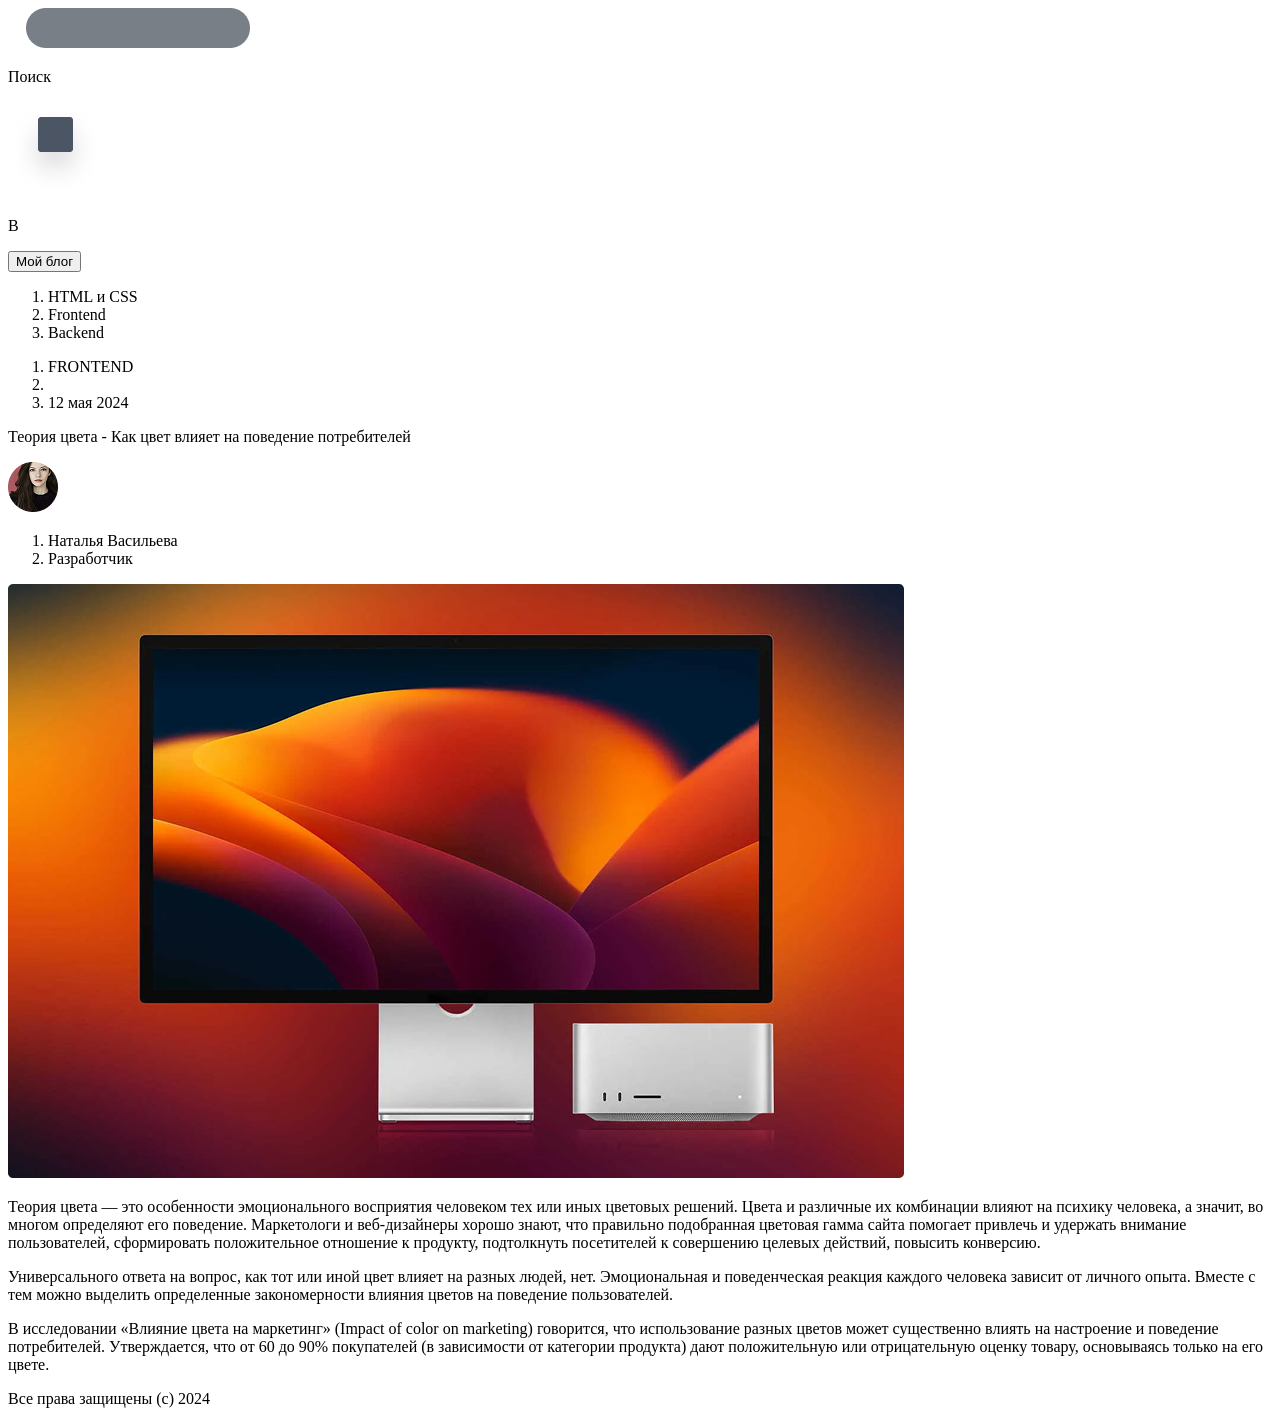
<file: 3.21/index.html>
<!DOCTYPE html>
<html lang="ru">
  <head>
    <meta charset="UTF-8" />
    <meta name="viewport" content="width=device-width, initial-scale=1.0" />
    <title>Document</title>
  </head>
  <body> <!-- страница блога  -->
    <div> <!-- поиск  -->
      <img src="./images/search.png" alt="изображение поиска" />
      <img src="./images/Rectangle 3.png" alt="фон поискового поля" />
      <p>Поиск</p>
    </div>
    <div><!-- лого  -->
      <img src="./images/Rectangle 2.png" alt="фон лого" />
      <p>B</p>
    </div>
    <div><!-- главное меню -->
      <button>Мой блог</button>
      <nav>
        <ol><!-- навигация -->
          <li>HTML и CSS</li>
          <li>Frontend</li>
          <li>Backend</li>
        </ol>
      </nav>
    </div>

    <article><!-- статья -->
      <div><!-- инфо о статье -->
        <ol>
          <li>FRONTEND</li>
          <li><img src="./images/Rectangle 5.png" alt="точка разделения" /></li>
          <li>12 мая 2024</li>
        </ol>
      </div>

      <div><!-- тема статьи -->
        <p>Теория цвета - Как цвет влияет на поведение потребителей</p>
      </div>

      <div><!-- раздел автора статьи -->
        <div><!-- автор -->
          <img src="./images/Ellipse 1.png" alt="фото автора" />
          <ol><!-- автор инфо -->
            <li>Наталья Васильева</li>
            <li>Разработчик</li>
          </ol>
        </div>
      </div>

      <div><!-- содержание статьи -->
        <img src="./images/Rectangle 181.png" alt="главное изображение блога" />
        <div><!-- текст статьи -->
          <p>
            Теория цвета — это особенности эмоционального восприятия человеком
            тех или иных цветовых решений. Цвета и различные их комбинации
            влияют на психику человека, а значит, во многом определяют его
            поведение. Маркетологи и веб-дизайнеры хорошо знают, что правильно
            подобранная цветовая гамма сайта помогает привлечь и удержать
            внимание пользователей, сформировать положительное отношение к
            продукту, подтолкнуть посетителей к совершению целевых действий,
            повысить конверсию.
          </p>
          <p>
            Универсального ответа на вопрос, как тот или иной цвет влияет на
            разных людей, нет. Эмоциональная и поведенческая реакция каждого
            человека зависит от личного опыта. Вместе с тем можно выделить
            определенные закономерности влияния цветов на поведение
            пользователей.
          </p>
          <p>
            В исследовании «Влияние цвета на маркетинг» (Impact of color on
            marketing) говорится, что использование разных цветов может
            существенно влиять на настроение и поведение потребителей.
            Утверждается, что от 60 до 90% покупателей (в зависимости от
            категории продукта) дают положительную или отрицательную оценку
            товару, основываясь только на его цвете.
          </p>
        </div>
      </div>

      <div><!-- раздел прав -->
        <p>Все права защищены (c) 2024</p>
      </div>
    </article>
  </body>
</html>
</file>
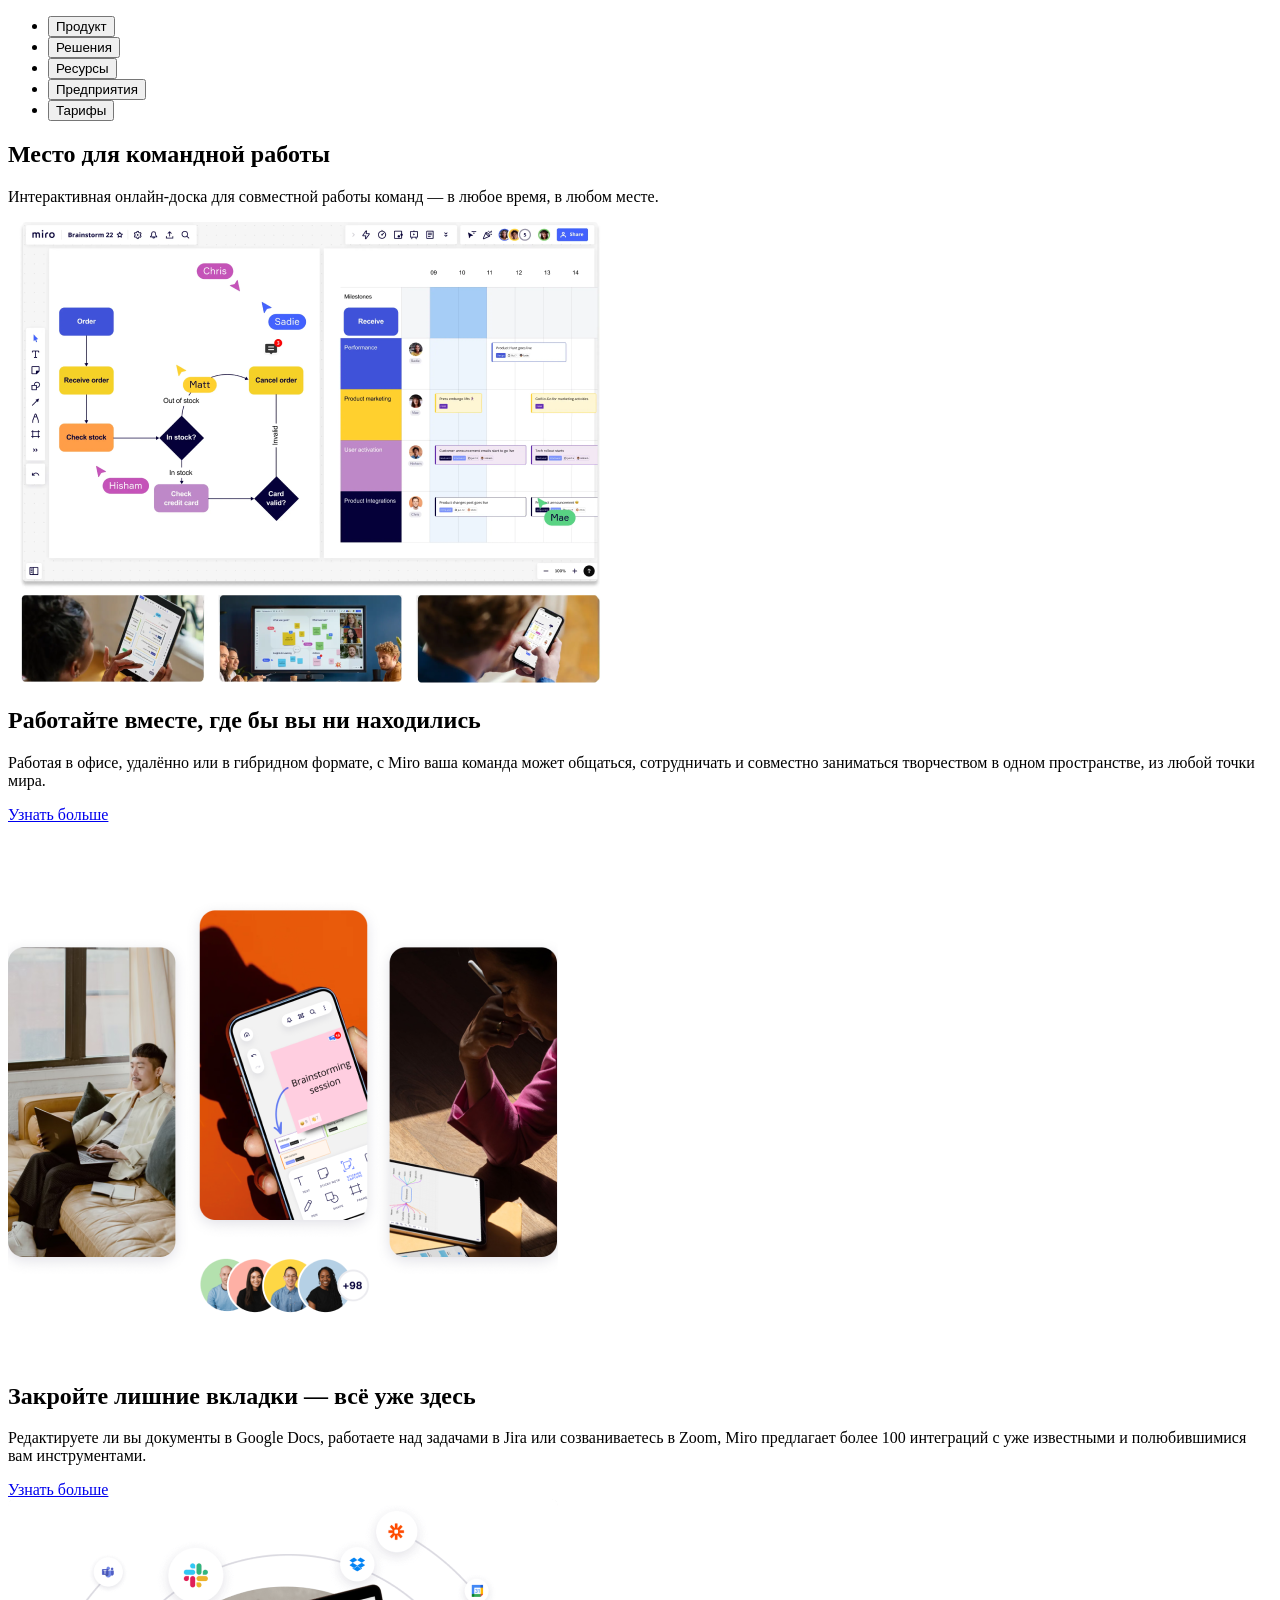
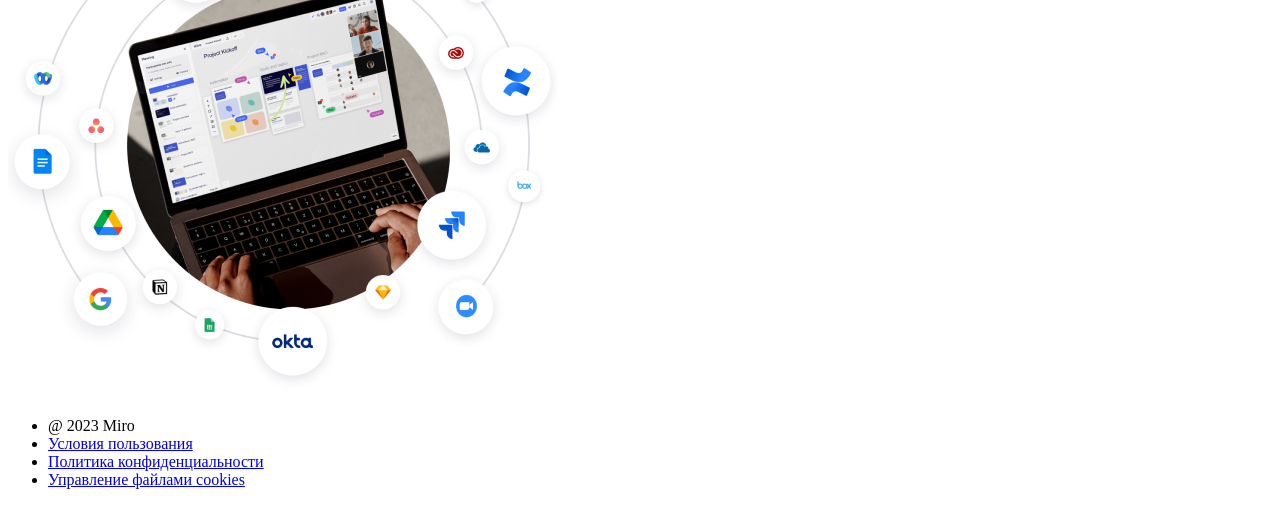
<file: Lesson_4.6/index.html>
<!DOCTYPE html>
<html lang="ru">
  <head>
    <meta charset="UTF-8" />
    <meta name="viewport" content="width=device-width, initial-scale=1.0" />
    <title>Miro</title>
  </head>
  <body>
    <header>
      <nav>
        <ul>
          <li><button>Продукт</button></li>
          <li><button>Решения</button></li>
          <li><button>Ресурсы</button></li>
          <li><button>Предприятия</button></li>
          <li><button>Тарифы</button></li>
        </ul>
      </nav>
    </header>
    
    <main>
      <article>
        <div>
          <h1>Место для командной работы</h1>
          <p>
            Интерактивная онлайн-доска для совместной работы команд — в любое
            время, в любом месте.
          </p>
        </div>
        <img
          src="./images/headerimage-without-text 1.png"
          alt="изображение места для командной работы"
        />
      </article>

      <article>
        <div>
          <h2>Работайте вместе, где бы вы ни находились</h2>
          <p>
            Работая в офисе, удалённо или в гибридном формате, с Miro ваша
            команда может общаться, сотрудничать и совместно заниматься
            творчеством в одном пространстве, из любой точки мира.
          </p>
          <a href="#" target="_blank" rel="noopener noreferrer"
            >Узнать больше</a
          >
        </div>
        <img
          src="./images/IMAGE.png"
          alt="изображение описывает Работайте вместе, где бы вы ни находились"
        />
      </article>

      <article>
        <div>
          <h2>Закройте лишние вкладки — всё уже здесь</h2>
          <p>
            Редактируете ли вы документы в Google Docs, работаете над задачами в
            Jira или созваниваетесь в Zoom, Miro предлагает более 100 интеграций
            с уже известными и полюбившимися вам инструментами.
          </p>
          <a href="#" target="_blank" rel="noopener noreferrer"
            >Узнать больше</a
          >
        </div>
        <img
          src="./images/IMAGE (1).png"
          alt="изображение описывает Закройте лишние вкладки — всё уже здесь"
        />
      </article>
    </main>

    <footer>
      <ul>
        <li>&commat; <time datetime="">2023</time> Miro</li>
        <li><a href="#" target="_blank" rel="noopener noreferrer">Условия пользования</a></li>
        <li><a href="#" target="_blank" rel="noopener noreferrer">Политика конфиденциальности</a></li>
        <li><a href="#" target="_blank" rel="noopener noreferrer">Управление файлами cookies</a></li>
      </ul>
    </footer>
  </body>
</html>
</file>
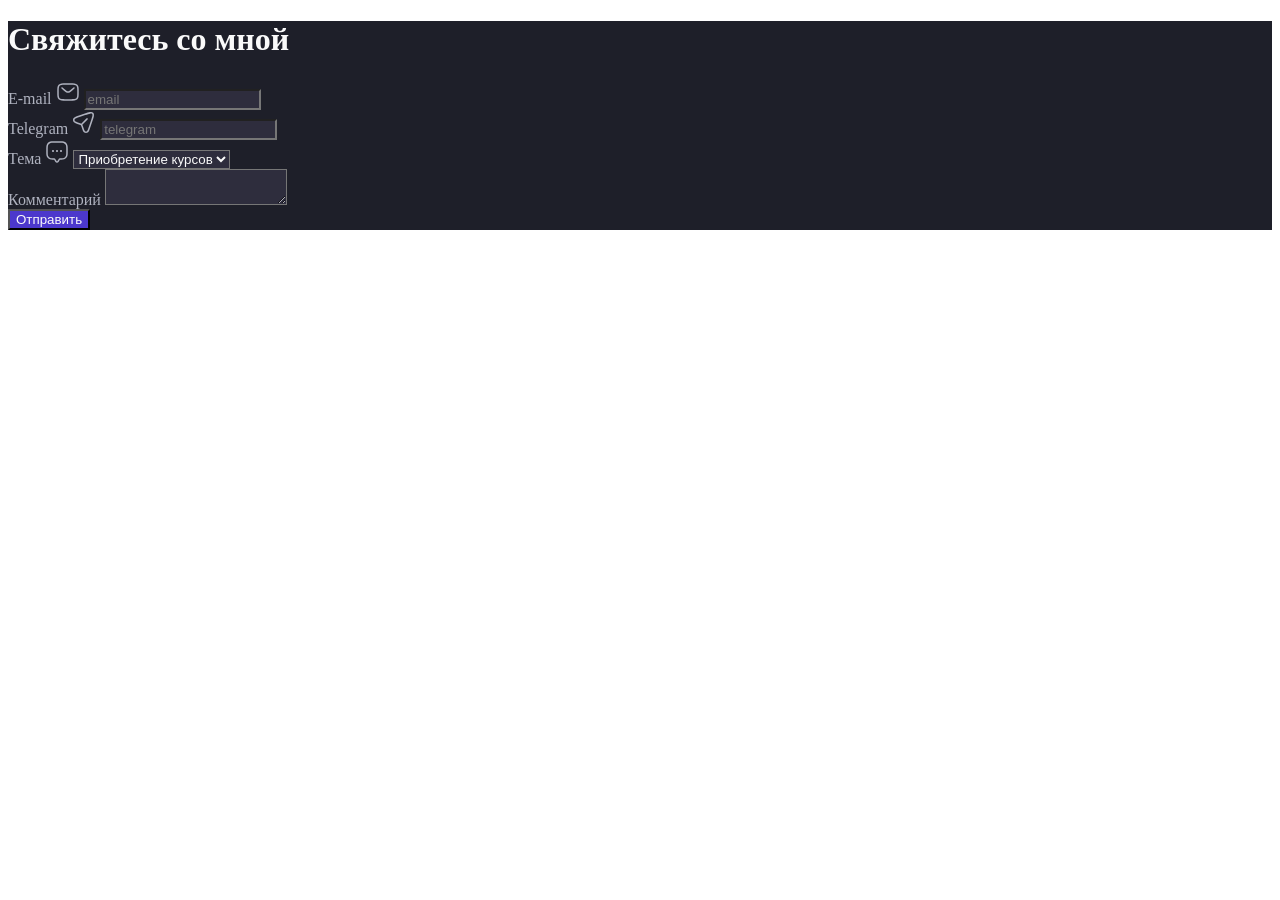
<file: Lesson_6.11/index.html>
<!DOCTYPE html>
<html lang="en">
<head>
    <meta charset="UTF-8">
    <meta name="viewport" content="width=device-width, initial-scale=1.0">
    <title>форма</title>
    <link rel="stylesheet" href="./styles/style.css">
</head>
<body>
    <main>
        <form action="#" method="get">
            <h1>Свяжитесь со мной</h1>
            <div>
                <label for="email">E-mail</label>
                <img src="./images/message.svg" alt="изображение электронной почты">
                <input type="email" name="email" id="email" placeholder="email" required>
            </div>
            <div>
                <label for="telegram">Telegram</label>
                <img src="./images/telegram.svg" alt="изображение меседжера телеграм">
                <input type="text" name="telegram" id="telegram" placeholder="telegram">
            </div>
            <div>
                <label for="topic">Тема</label>
                <img src="./images/topic.svg" alt="изображение выбора темы">
                <select name="topic" id="topic" required>
                    <option value="1">Приобретение курсов</option>
                    <option value="2">Вопросы по оплате</option>
                    <option value="3">Список курсов</option>
                    <option value="42">42</option>
                </select>
            </div>
            <div>
                 <label for="comment">Комментарий</label>
                <textarea name="comment" id="comment"></textarea>
            </div>
            <button type="submit">Отправить</button>
        </form>
    </main>
    
</body>
</html>
</file>
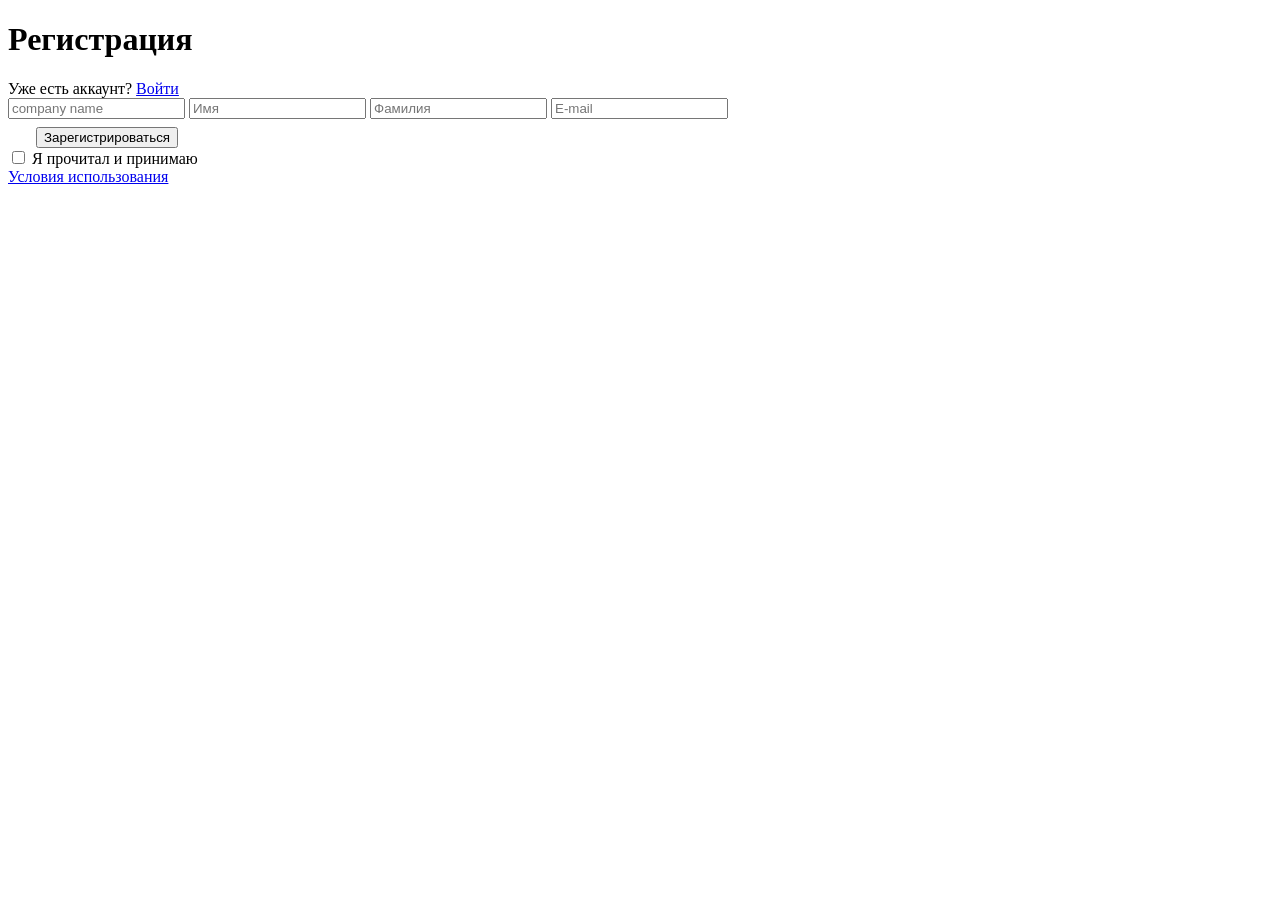
<file: Lesson_6.14/Index.html>
<!DOCTYPE html>
<html lang="ru">
<head>
    <meta charset="UTF-8">
    <meta name="viewport" content="width=device-width, initial-scale=1.0">
    <title>register form</title>
</head>
<body>
    <main>
        <form action="#" method="post">
        <div>
            <h1>Регистрация</h1>
            <div>
                <label for="sig_in">Уже есть аккаунт?</label>
                <a id="sig_in" href="#">Войти</a>
            </div>
        </div>
        <input type="text" name="company" id="company" placeholder="company name" required>
        <input type="text" name="name" id="name" placeholder="Имя" required>
        <input type="text" name="lastname" id="lastname" placeholder="Фамилия" required>
        <input type="email" name="email" id="email" placeholder="E-mail" required>
        <div>
            <img src="./image/Arrow 1.png" alt="кнопка регистрации">
            <button type="submit">Зарегистрироваться</button>
        </div>

        <div>
            <input type="checkbox" id="agree" required>
            <label for="agree">Я прочитал и принимаю</label>

        </div>
        <a href="#" target="_blank">Условия использования</a>
        </form>
    </main>
</body>
</html>
</file>
<file: Lesson_6.11/styles/style.css>
form {
    background-color: #1E1F29;
}
input,textarea,select {
    background-color: #2E2D3D;
    color: #FAFAFA;
}
button {
    background-color: #4C38CC;
    color: #FAFAFA;
}
h1 {
    color: #FAFAFA;
}
label {
    color: #AFB2BF;
}
</file>
